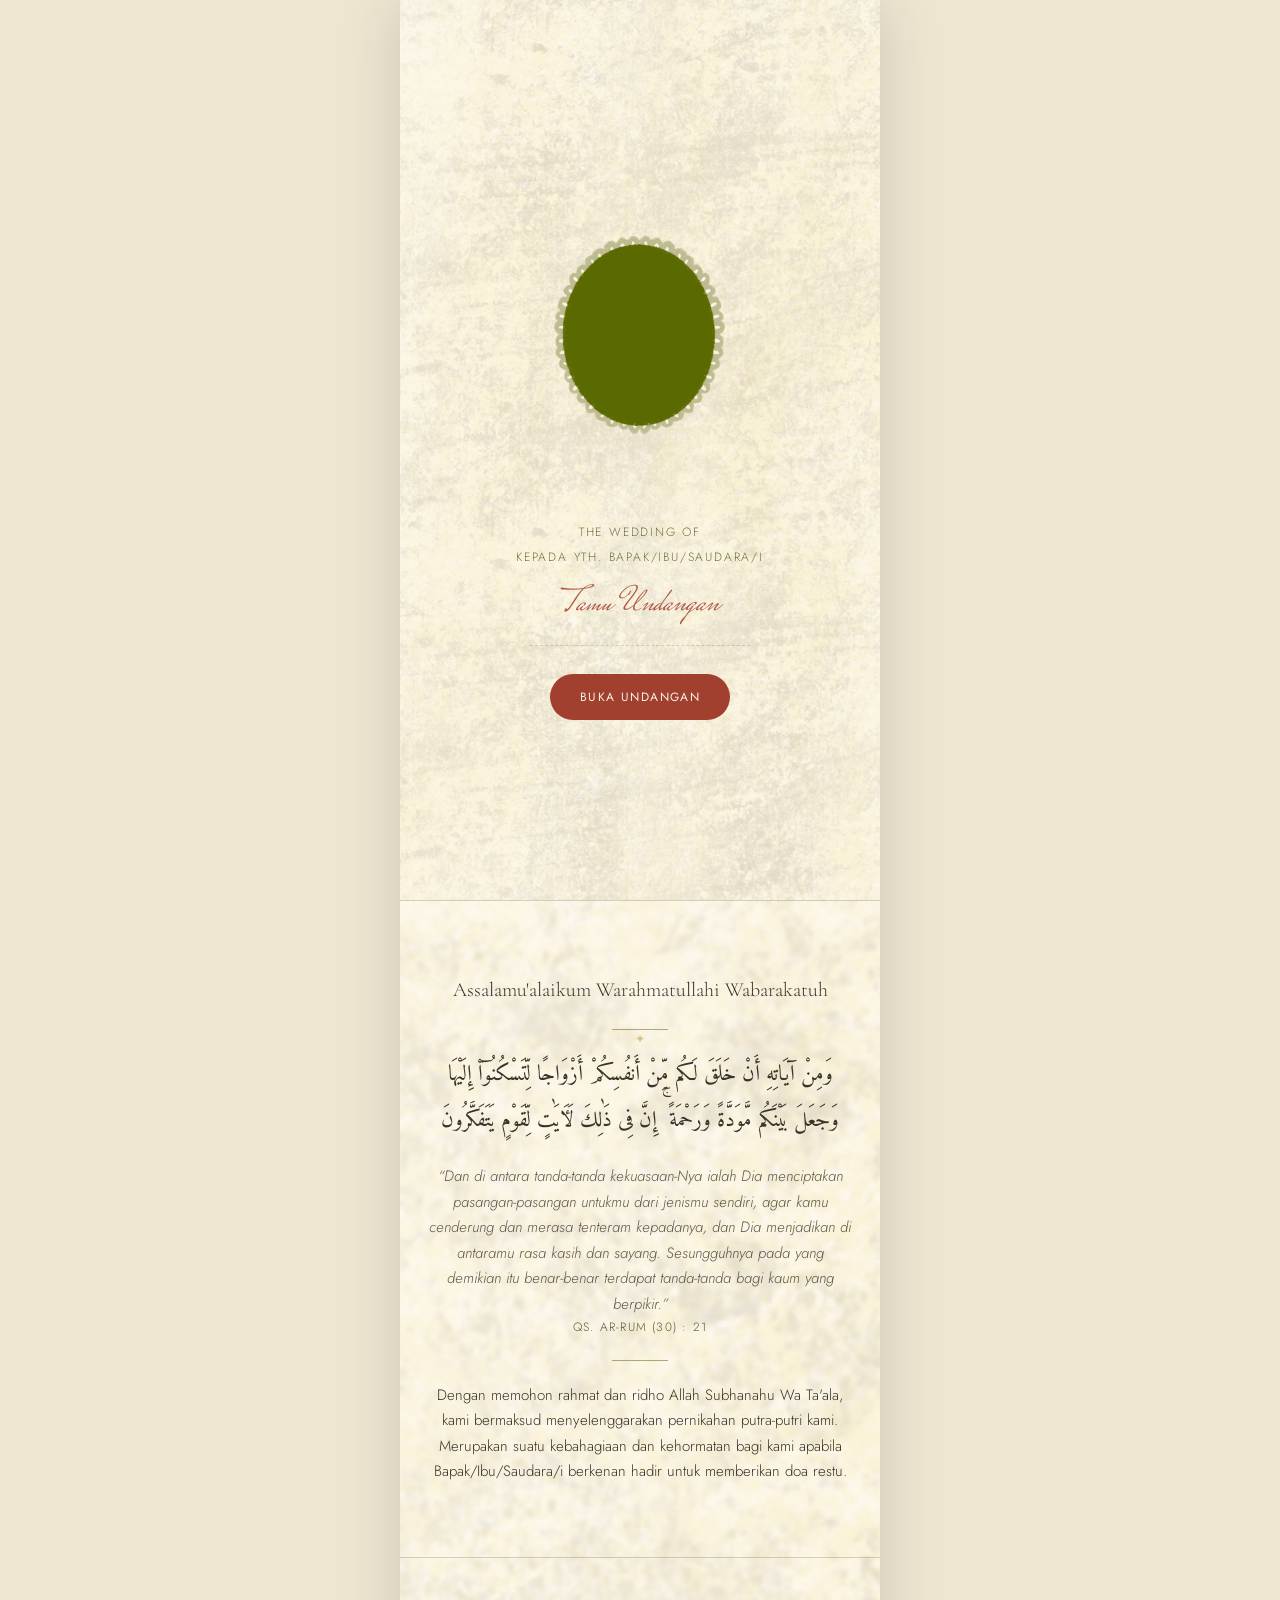
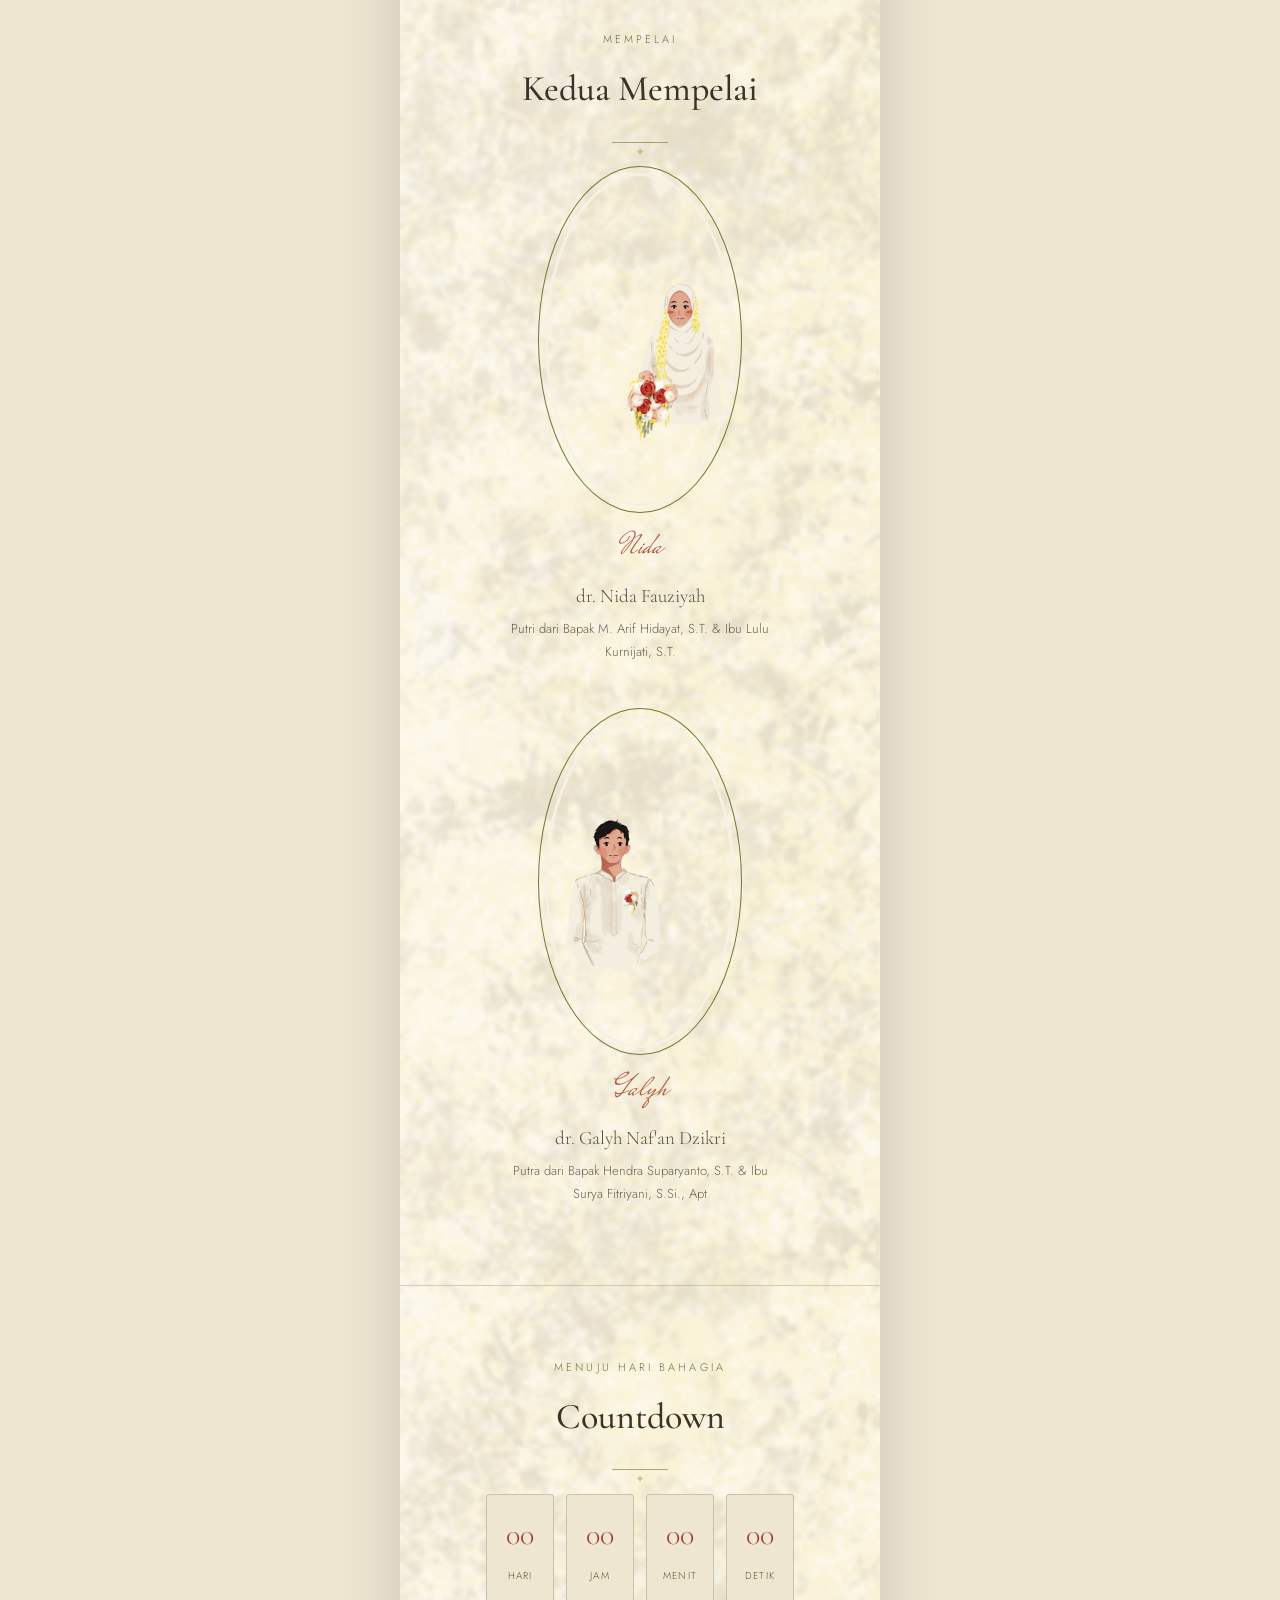
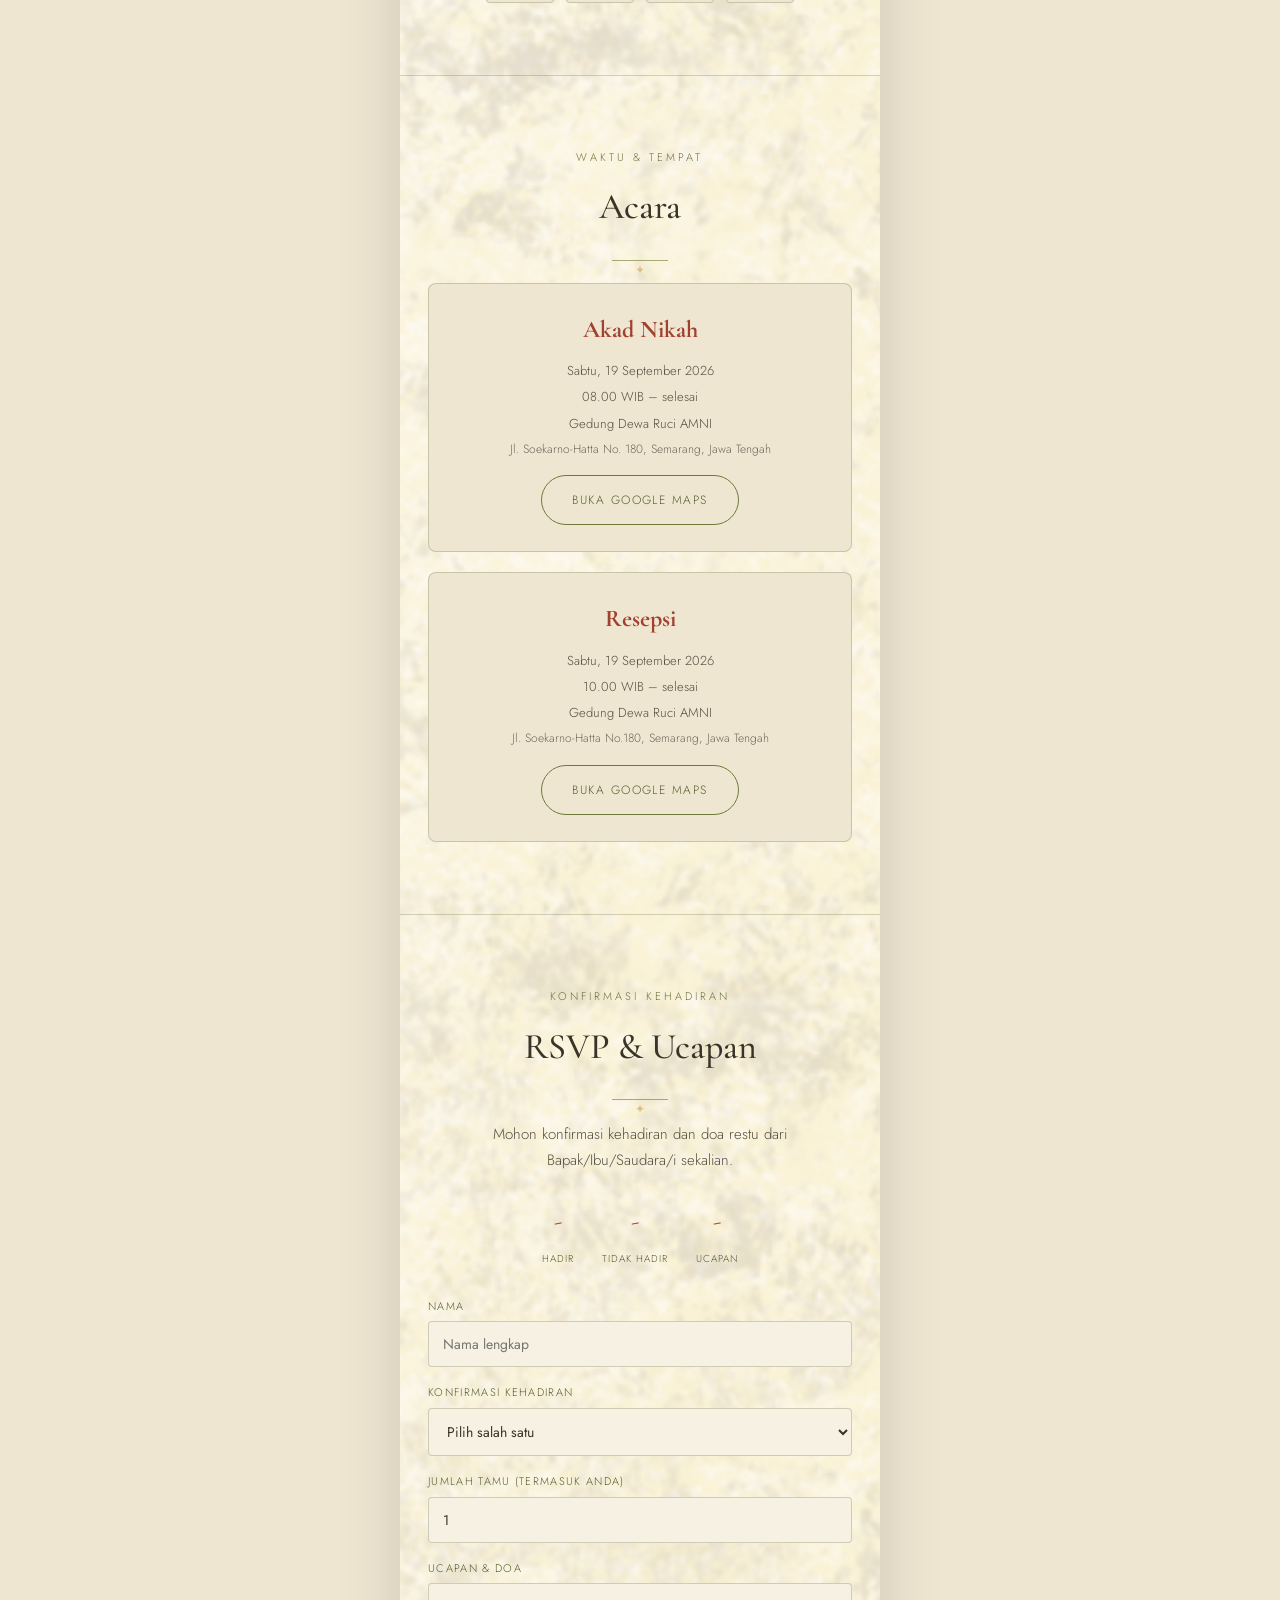
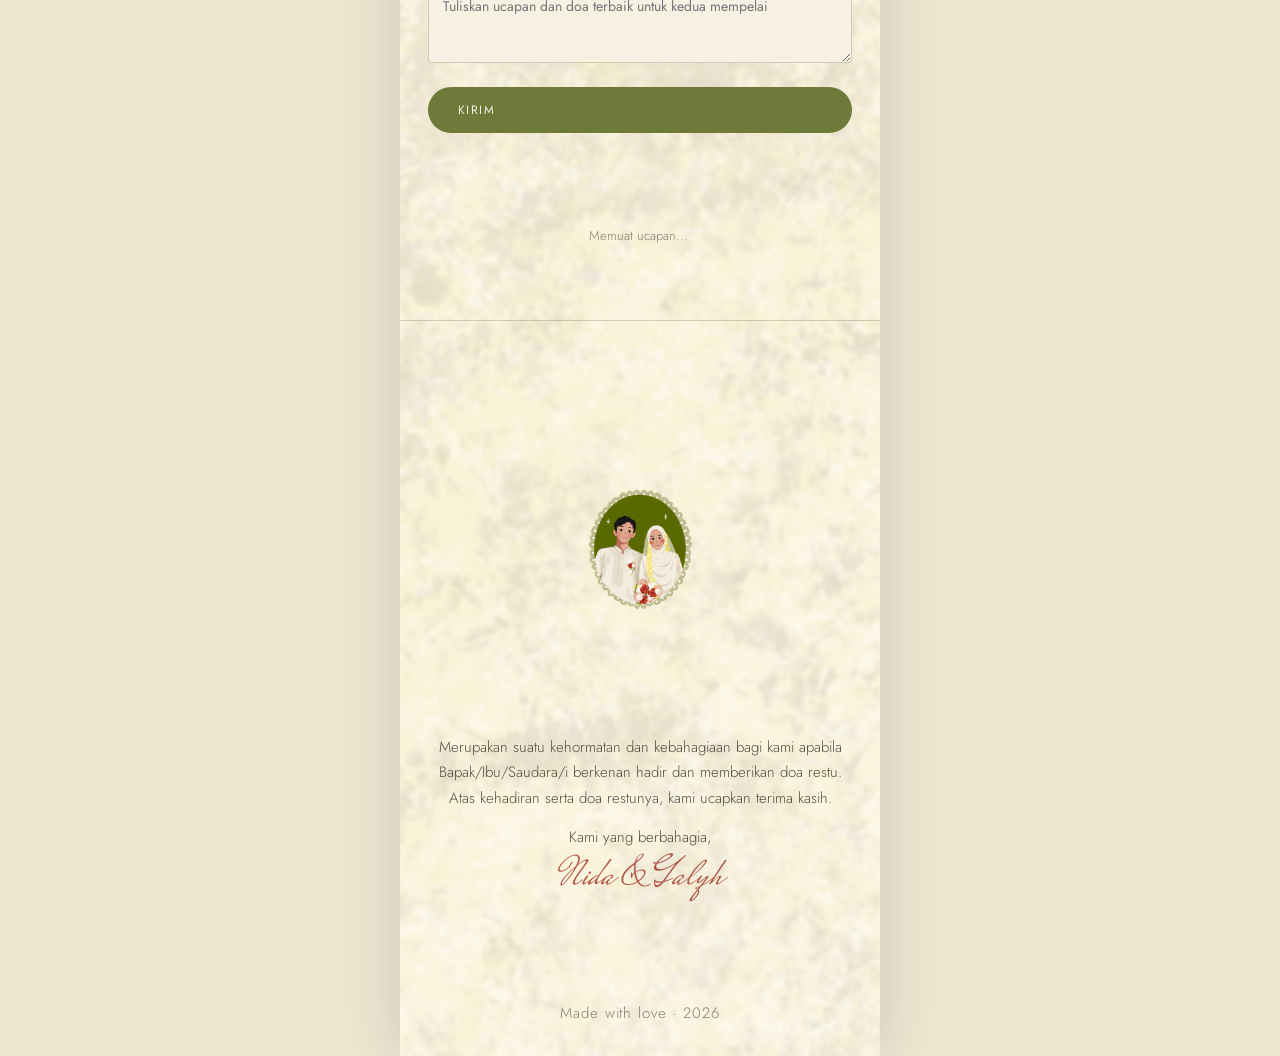
<file: index.html>
<!DOCTYPE html>
<html lang="id">
<head>
<meta charset="UTF-8">
<meta name="viewport" content="width=device-width, initial-scale=1.0, maximum-scale=1.0">
<title>The Wedding Invitation</title>
<meta name="description" content="Undangan Pernikahan">
<link rel="icon" href="assets/img/frame-empty.png">
<link rel="stylesheet" href="assets/css/style.css">
</head>
<body>

<!-- floating flower petals, purely decorative -->
<div id="petal-layer"></div>

<!-- ============================================================ COVER -->
<div id="cover">
  <div class="frame-wrap"><img src="assets/img/frame-empty.png" alt=""></div>
  <p class="guest-label" id="cover-eyebrow"></p>
  <p class="guest-label" id="cover-label"></p>
  <p class="guest-name" id="cover-guest-name"></p>
  <button class="btn rose" id="open-btn">Buka Undangan</button>
</div>

<div id="app">

  <!-- ============================================================ HERO -->
  <section id="hero" class="section">
    <p class="eyebrow" id="hero-eyebrow">The Wedding Of</p>
    <div class="frame-wrap"><img src="assets/img/couple-frame.png" alt="Ilustrasi mempelai"></div>
    <h1 class="names" id="hero-names"></h1>
    <div class="date-badge" id="hero-date"></div>
  </section>

  <!-- ============================================================ OPENING -->
  <section id="opening" class="section">
    <p class="reveal" id="opening-greeting" style="font-family:var(--font-display); font-size:20px;"></p>
    <div class="divider center"></div>
    <p class="arabic reveal" id="opening-arabic"></p>
    <p class="reveal" id="opening-translation" style="font-style:italic; opacity:.8;"></p>
    <p class="verse-source reveal" id="opening-source"></p>
    <div class="divider"></div>
    <p class="reveal" id="opening-text"></p>
  </section>

  <!-- ============================================================ COUPLE -->
  <section id="couple" class="section">
    <p class="eyebrow">Mempelai</p>
    <h2 class="display">Kedua Mempelai</h2>
    <div class="divider center"></div>
    <div class="couple-grid">
      <div class="person-card reveal">
        <div class="photo-frame"><img class="photo" id="bride-photo" src="assets/img/bride.png" alt="Foto mempelai wanita"></div>
        <p class="nickname" id="bride-nick"></p>
        <p class="fullname" id="bride-full"></p>
        <p class="parents" id="bride-parents"></p>
        <p class="ig" id="bride-ig"></p>
      </div>
      <div class="person-card reveal">
        <div class="photo-frame"><img class="photo" id="groom-photo" src="assets/img/groom.png" alt="Foto mempelai pria"></div>
        <p class="nickname" id="groom-nick"></p>
        <p class="fullname" id="groom-full"></p>
        <p class="parents" id="groom-parents"></p>
        <p class="ig" id="groom-ig"></p>
      </div>
    </div>
  </section>

  <!-- ============================================================ COUNTDOWN -->
  <section id="countdown" class="section">
    <p class="eyebrow">Menuju Hari Bahagia</p>
    <h2 class="display">Countdown</h2>
    <div class="divider center"></div>
    <div id="countdown-grid">
      <div class="cd-box"><span class="num" id="cd-days">00</span><span class="label">Hari</span></div>
      <div class="cd-box"><span class="num" id="cd-hours">00</span><span class="label">Jam</span></div>
      <div class="cd-box"><span class="num" id="cd-minutes">00</span><span class="label">Menit</span></div>
      <div class="cd-box"><span class="num" id="cd-seconds">00</span><span class="label">Detik</span></div>
    </div>
  </section>

  <!-- ============================================================ EVENTS -->
  <section id="events" class="section">
    <p class="eyebrow">Waktu &amp; Tempat</p>
    <h2 class="display">Acara</h2>
    <div class="divider center"></div>
    <div id="events-list"></div>
  </section>

  <!-- ============================================================ RSVP -->
  <section id="rsvp" class="section">
    <p class="eyebrow">Konfirmasi Kehadiran</p>
    <h2 class="display">RSVP &amp; Ucapan</h2>
    <div class="divider center"></div>
    <p>Mohon konfirmasi kehadiran dan doa restu dari Bapak/Ibu/Saudara/i sekalian.</p>

    <div class="rsvp-summary">
      <div><span class="n" id="sum-hadir">-</span><span class="l">Hadir</span></div>
      <div><span class="n" id="sum-tidak">-</span><span class="l">Tidak Hadir</span></div>
      <div><span class="n" id="sum-total">-</span><span class="l">Ucapan</span></div>
    </div>

    <form class="rsvp-form" id="rsvp-form">
      <div class="field">
        <label for="f-nama">Nama</label>
        <input type="text" id="f-nama" name="nama" placeholder="Nama lengkap" required>
      </div>
      <div class="field">
        <label for="f-kehadiran">Konfirmasi Kehadiran</label>
        <select id="f-kehadiran" name="kehadiran" required>
          <option value="">Pilih salah satu</option>
          <option value="Hadir">Insyaallah Hadir</option>
          <option value="Tidak Hadir">Tidak Bisa Hadir</option>
        </select>
      </div>
      <div class="field">
        <label for="f-jumlah">Jumlah Tamu (termasuk Anda)</label>
        <input type="number" id="f-jumlah" name="jumlah" min="1" max="10" value="1" required>
      </div>
      <div class="field">
        <label for="f-ucapan">Ucapan &amp; Doa</label>
        <textarea id="f-ucapan" name="ucapan" placeholder="Tuliskan ucapan dan doa terbaik untuk kedua mempelai"></textarea>
      </div>
      <button type="submit" class="btn" id="rsvp-submit">Kirim</button>
      <p class="rsvp-status" id="rsvp-status"></p>
    </form>

    <div class="wishes-list" id="wishes-list">
      <p class="wishes-empty">Memuat ucapan...</p>
    </div>
  </section>

  <!-- ============================================================ CLOSING -->
  <section id="closing" class="section">
    <div class="frame-wrap"><img src="assets/img/couple-frame.png" alt=""></div>
    <p id="closing-text"></p>
    <p style="margin-top:14px;" id="closing-signoff"></p>
    <p class="script" style="margin-top:6px;" id="closing-names"></p>
  </section>

  <footer id="site-footer">
    <p>Made with love &middot; <span id="footer-year"></span></p>
  </footer>

</div>

<button id="music-toggle" aria-label="Putar musik">
  <svg viewBox="0 0 24 24" fill="currentColor"><path d="M9 18V5l12-2v13"/><circle cx="6" cy="18" r="3"/><circle cx="18" cy="16" r="3"/></svg>
</button>
<audio id="bg-audio" loop preload="none"></audio>

<script src="assets/js/config.js"></script>
<script src="assets/js/main.js"></script>
</body>
</html>
</file>
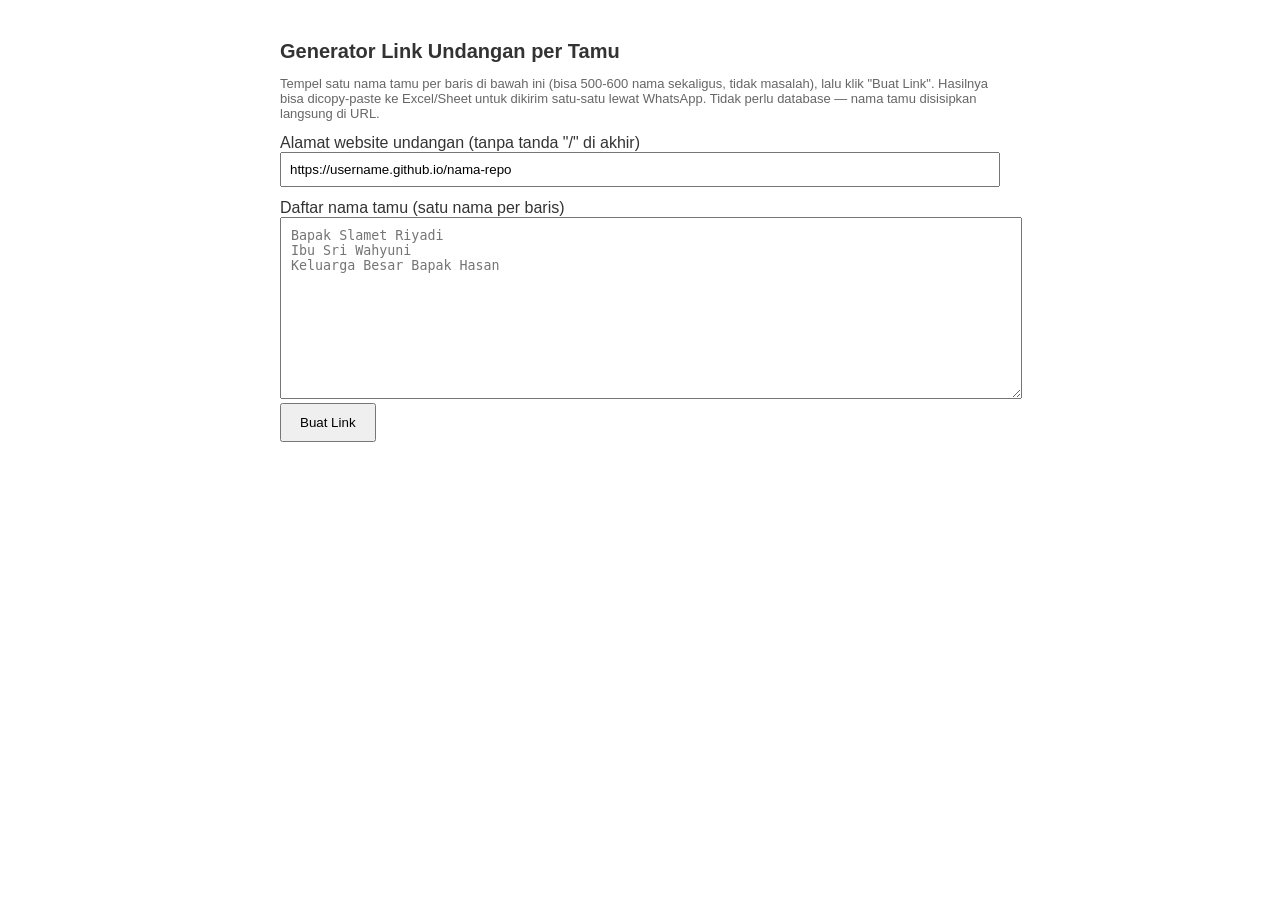
<file: tools/generate-links.html>
<!DOCTYPE html>
<html lang="id">
<head>
<meta charset="UTF-8">
<title>Generator Link Tamu</title>
<style>
  body{ font-family: sans-serif; max-width:720px; margin:40px auto; padding:0 20px; color:#333; }
  h1{ font-size:20px; }
  textarea{ width:100%; height:160px; font-family:monospace; padding:10px; }
  input{ width:100%; padding:8px; margin-bottom:12px; box-sizing:border-box; }
  button{ padding:10px 18px; cursor:pointer; }
  table{ width:100%; border-collapse:collapse; margin-top:20px; font-size:13px; }
  td, th{ border:1px solid #ddd; padding:6px 8px; text-align:left; word-break:break-all; }
  .hint{ font-size:13px; color:#666; }
</style>
</head>
<body>
  <h1>Generator Link Undangan per Tamu</h1>
  <p class="hint">
    Tempel satu nama tamu per baris di bawah ini (bisa 500-600 nama sekaligus, tidak masalah),
    lalu klik "Buat Link". Hasilnya bisa dicopy-paste ke Excel/Sheet untuk dikirim satu-satu
    lewat WhatsApp. Tidak perlu database — nama tamu disisipkan langsung di URL.
  </p>

  <label for="base">Alamat website undangan (tanpa tanda "/" di akhir)</label>
  <input id="base" value="https://username.github.io/nama-repo" />

  <label for="names">Daftar nama tamu (satu nama per baris)</label>
  <textarea id="names" placeholder="Bapak Slamet Riyadi&#10;Ibu Sri Wahyuni&#10;Keluarga Besar Bapak Hasan"></textarea>

  <button onclick="generate()">Buat Link</button>

  <table id="result" style="display:none;">
    <thead><tr><th>Nama Tamu</th><th>Link Undangan</th></tr></thead>
    <tbody id="result-body"></tbody>
  </table>

  <script>
    function generate() {
      const base = document.getElementById('base').value.trim().replace(/\/$/, '');
      const lines = document.getElementById('names').value
        .split('\n')
        .map(s => s.trim())
        .filter(Boolean);

      const body = document.getElementById('result-body');
      body.innerHTML = '';
      lines.forEach(name => {
        const url = `${base}/?to=${encodeURIComponent(name)}`;
        const tr = document.createElement('tr');
        tr.innerHTML = `<td>${name}</td><td><a href="${url}" target="_blank">${url}</a></td>`;
        body.appendChild(tr);
      });
      document.getElementById('result').style.display = lines.length ? 'table' : 'none';
    }
  </script>
</body>
</html>
</file>
<file: assets/css/style.css>
/* =========================================================================
   UNDANGAN PERNIKAHAN — STYLESHEET
   Palet warna diambil langsung dari ilustrasi: krem kertas, hijau zaitun
   bingkai, merah bata mawar, dan kuning gading bunga kecil.
   ========================================================================= */

@import url('https://fonts.googleapis.com/css2?family=Cormorant+Garamond:ital,wght@0,400;0,500;0,600;1,400&family=Jost:wght@300;400;500;600&family=Amiri:wght@400;700&family=Mrs+Saint+Delafield&display=swap');

:root{
  --cream:        #F7F1E4;
  --cream-deep:   #EFE6D2;
  --ink:          #3A3428;
  --olive:        #6E7A3A;
  --olive-deep:   #545E2C;
  --rose:         #A2402F;
  --rose-soft:    #D9A79A;
  --gold:         #C9A24B;
  --line:         rgba(84,94,44,0.25);

  --font-display: 'Cormorant Garamond', serif;
  --font-script:  'Mrs Saint Delafield', cursive;
  --font-body:    'Jost', sans-serif;
  --font-arabic:  'Amiri', serif;

  --container: 480px;
  --radius: 4px;
}

*{ box-sizing:border-box; margin:0; padding:0; }

html{ scroll-behavior:smooth; }

body{
  background:var(--cream-deep);
  color:var(--ink);
  font-family:var(--font-body);
  font-weight:300;
  line-height:1.7;
  -webkit-font-smoothing:antialiased;
  overflow-x:hidden;
}

#app{
  max-width:var(--container);
  margin:0 auto;
  background:var(--cream) url('../img/paper-texture.png');
  background-size:cover;
  position:relative;
  box-shadow:0 0 60px rgba(0,0,0,0.15);
  min-height:100vh;
}

img{ max-width:100%; display:block; }

.section{
  position:relative;
  padding:72px 28px;
  text-align:center;
  overflow:hidden;
}

.section + .section{ border-top:1px solid var(--line); }

.eyebrow{
  font-family:var(--font-body);
  letter-spacing:0.28em;
  text-transform:uppercase;
  font-size:11px;
  color:var(--olive-deep);
  margin-bottom:10px;
}

.display{
  font-family:var(--font-display);
  font-weight:500;
  color:var(--ink);
}

h1.display{ font-size:clamp(38px,10vw,52px); line-height:1.1; }
h2.display{ font-size:clamp(28px,7vw,36px); margin-bottom:8px; }

.script{
  font-family:var(--font-script);
  color:var(--rose);
  font-size:clamp(30px,8vw,42px);
  line-height:1;
}

.divider{
  width:56px; height:1px; background:var(--olive);
  margin:22px auto; opacity:0.6;
}

.divider.center::before{
  content:'✦'; color:var(--gold); display:block; font-size:12px; margin-bottom:6px;
}

p{ font-size:15px; color:var(--ink); opacity:0.85; }

.btn{
  display:inline-flex; align-items:center; gap:8px;
  font-family:var(--font-body);
  letter-spacing:0.12em;
  text-transform:uppercase;
  font-size:12px;
  background:var(--olive);
  color:var(--cream);
  border:none;
  padding:14px 30px;
  border-radius:999px;
  cursor:pointer;
  transition:transform .25s ease, background .25s ease;
  text-decoration:none;
}
.btn:hover{ background:var(--olive-deep); transform:translateY(-2px); }
.btn.outline{
  background:transparent; color:var(--olive-deep); border:1px solid var(--olive);
}
.btn.outline:hover{ background:var(--olive); color:var(--cream); }
.btn.rose{ background:var(--rose); }
.btn.rose:hover{ background:#82301F; }

/* -------------------------------------------------------------- COVER */
#cover{
  position:fixed; inset:0; z-index:100;
  max-width:var(--container); margin:0 auto;
  background:var(--cream) url('../img/paper-texture.png');
  background-size:cover;
  display:flex; flex-direction:column; align-items:center; justify-content:center;
  text-align:center; padding:40px 28px;
  transition:transform .9s cubic-bezier(.65,0,.35,1), opacity .9s ease;
}
#cover.hide{ transform:translateY(-100%); opacity:0.4; pointer-events:none; }

#cover .frame-wrap{
  width:180px; margin-bottom:22px;
  animation: floatY 5s ease-in-out infinite;
}

#cover .guest-label{
  font-size:12px; letter-spacing:.15em; text-transform:uppercase; color:var(--olive-deep); margin-bottom:4px;
}
#cover .guest-name{
  font-family:var(--font-script);
  font-size:34px; color:var(--rose); margin:6px 0 28px;
  border-bottom:1px dashed var(--line);
  padding-bottom:10px;
  min-width:220px;
}

@keyframes floatY{
  0%,100%{ transform:translateY(0); }
  50%{ transform:translateY(-10px); }
}

/* -------------------------------------------------------------- HERO */
#hero{
  min-height:100vh;
  display:flex; flex-direction:column; align-items:center; justify-content:center;
  padding-top:56px;
}
#hero .frame-wrap{ width:230px; margin:18px auto 26px; }
#hero .names{
  font-family:var(--font-script);
  font-size:clamp(40px,11vw,58px);
  color:var(--rose);
  line-height:1.15;
}
#hero .amp{ color:var(--gold); font-family:var(--font-display); font-style:italic; }
#hero .date-badge{
  margin-top:18px; font-family:var(--font-display); font-size:18px; letter-spacing:.08em;
  color:var(--olive-deep); border-top:1px solid var(--line); border-bottom:1px solid var(--line);
  padding:10px 0; width:80%;
}

/* -------------------------------------------------------------- ARABIC VERSE */
.arabic{
  font-family:var(--font-arabic);
  font-size:22px;
  line-height:2.1;
  color:var(--ink);
  direction:rtl;
  margin:20px 0;
}
.verse-source{
  font-size:12px; letter-spacing:.1em; color:var(--olive-deep); text-transform:uppercase;
}

/* -------------------------------------------------------------- COUPLE CARDS */
.couple-grid{
  display:flex; flex-direction:column; gap:44px; margin-top:30px;
}
.person-card .photo-frame{
  width:190px; margin:0 auto 16px; position:relative;
}
.person-card .photo-frame img.photo{
  width:100%; border-radius:50%; border:3px solid var(--cream);
  outline:1px solid var(--olive);
  outline-offset:6px;
}
.person-card .nickname{
  font-family:var(--font-script); font-size:32px; color:var(--rose); margin-bottom:4px;
}
.person-card .fullname{ font-family:var(--font-display); font-size:19px; margin-bottom:6px; }
.person-card .parents{ font-size:13px; opacity:.75; max-width:280px; margin:0 auto; }
.person-card .ig{ font-size:12px; color:var(--olive-deep); margin-top:8px; letter-spacing:.05em; }

/* -------------------------------------------------------------- COUNTDOWN */
#countdown-grid{
  display:flex; justify-content:center; gap:12px; margin-top:24px; flex-wrap:wrap;
}
.cd-box{
  background:var(--cream-deep);
  border:1px solid var(--line);
  border-radius:var(--radius);
  padding:14px 10px;
  min-width:68px;
}
.cd-box .num{ font-family:var(--font-display); font-size:30px; color:var(--rose); display:block; }
.cd-box .label{ font-size:10px; letter-spacing:.12em; text-transform:uppercase; color:var(--olive-deep); }

/* -------------------------------------------------------------- EVENTS */
.event-card{
  background:var(--cream-deep);
  border:1px solid var(--line);
  border-radius:8px;
  padding:26px 22px;
  margin-top:20px;
  text-align:center;
}
.event-card h3{ font-family:var(--font-display); font-size:24px; color:var(--rose); margin-bottom:10px; }
.event-card .meta{ font-size:13px; margin-bottom:4px; }
.event-card .addr{ font-size:12px; opacity:.7; margin-bottom:16px; }

/* -------------------------------------------------------------- RSVP */
.rsvp-form{ text-align:left; margin-top:24px; display:flex; flex-direction:column; gap:16px; }
.field label{
  display:block; font-size:11px; letter-spacing:.12em; text-transform:uppercase;
  color:var(--olive-deep); margin-bottom:6px;
}
.field input, .field select, .field textarea{
  width:100%; padding:12px 14px; border-radius:var(--radius);
  border:1px solid var(--line); background:var(--cream);
  font-family:var(--font-body); font-size:14px; color:var(--ink);
}
.field textarea{ resize:vertical; min-height:80px; }
.field input:focus, .field select:focus, .field textarea:focus{
  outline:2px solid var(--olive); outline-offset:1px;
}
.rsvp-status{ font-size:13px; margin-top:10px; min-height:18px; }
.rsvp-status.ok{ color:var(--olive-deep); }
.rsvp-status.err{ color:var(--rose); }

.rsvp-summary{
  display:flex; justify-content:center; gap:28px; margin:26px 0;
}
.rsvp-summary .n{ font-family:var(--font-display); font-size:26px; color:var(--rose); display:block; }
.rsvp-summary .l{ font-size:10px; letter-spacing:.1em; text-transform:uppercase; color:var(--olive-deep); }

.wishes-list{ margin-top:28px; display:flex; flex-direction:column; gap:14px; max-height:420px; overflow-y:auto; padding-right:4px; }
.wish{
  text-align:left; background:var(--cream-deep); border-radius:var(--radius);
  padding:14px 16px; border-left:3px solid var(--olive);
}
.wish .who{ font-family:var(--font-display); font-size:16px; color:var(--rose); }
.wish .att{ font-size:10px; text-transform:uppercase; letter-spacing:.08em; color:var(--olive-deep); margin-left:6px; }
.wish .msg{ font-size:13px; margin-top:4px; opacity:.85; }
.wishes-empty{ font-size:13px; opacity:.6; margin-top:20px; }

/* -------------------------------------------------------------- CLOSING */
#closing .frame-wrap{ width:170px; margin:20px auto; }

/* -------------------------------------------------------------- MUSIC TOGGLE */
#music-toggle{
  position:fixed; bottom:22px; right:calc(50% - var(--container)/2 + 22px);
  width:46px; height:46px; border-radius:50%;
  background:var(--olive); color:var(--cream);
  display:flex; align-items:center; justify-content:center;
  z-index:90; cursor:pointer; border:none; box-shadow:0 4px 14px rgba(0,0,0,.25);
}
#music-toggle svg{ width:20px; height:20px; }
#music-toggle.spin svg{ animation:spin 3s linear infinite; }
@keyframes spin{ to{ transform:rotate(360deg); } }

@media (max-width:480px){
  #music-toggle{ right:22px; }
}

/* -------------------------------------------------------------- SCROLL REVEAL */
.reveal{ opacity:0; transform:translateY(24px); transition:opacity .8s ease, transform .8s ease; }
.reveal.in{ opacity:1; transform:translateY(0); }
.reveal.d1{ transition-delay:.1s; }
.reveal.d2{ transition-delay:.2s; }
.reveal.d3{ transition-delay:.3s; }

/* -------------------------------------------------------------- FLOATING PETALS */
#petal-layer{
  position:fixed; inset:0; pointer-events:none; z-index:80;
  max-width:var(--container); margin:0 auto; overflow:hidden;
}
.petal{
  position:absolute; top:-40px; border-radius:50% 0 50% 50%;
  opacity:0.7; animation-name:fall; animation-timing-function:linear; animation-iteration-count:infinite;
}
@keyframes fall{
  0%{ transform:translateY(0) rotate(0deg); }
  100%{ transform:translateY(110vh) rotate(360deg); }
}

/* -------------------------------------------------------------- FOOTER */
#site-footer{
  padding:30px; text-align:center; font-size:11px; letter-spacing:.08em;
  color:var(--olive-deep); opacity:.7;
}

/* -------------------------------------------------------------- RESPONSIVE / MOTION */
@media (prefers-reduced-motion: reduce){
  *{ animation:none !important; transition:none !important; }
}
</file>
